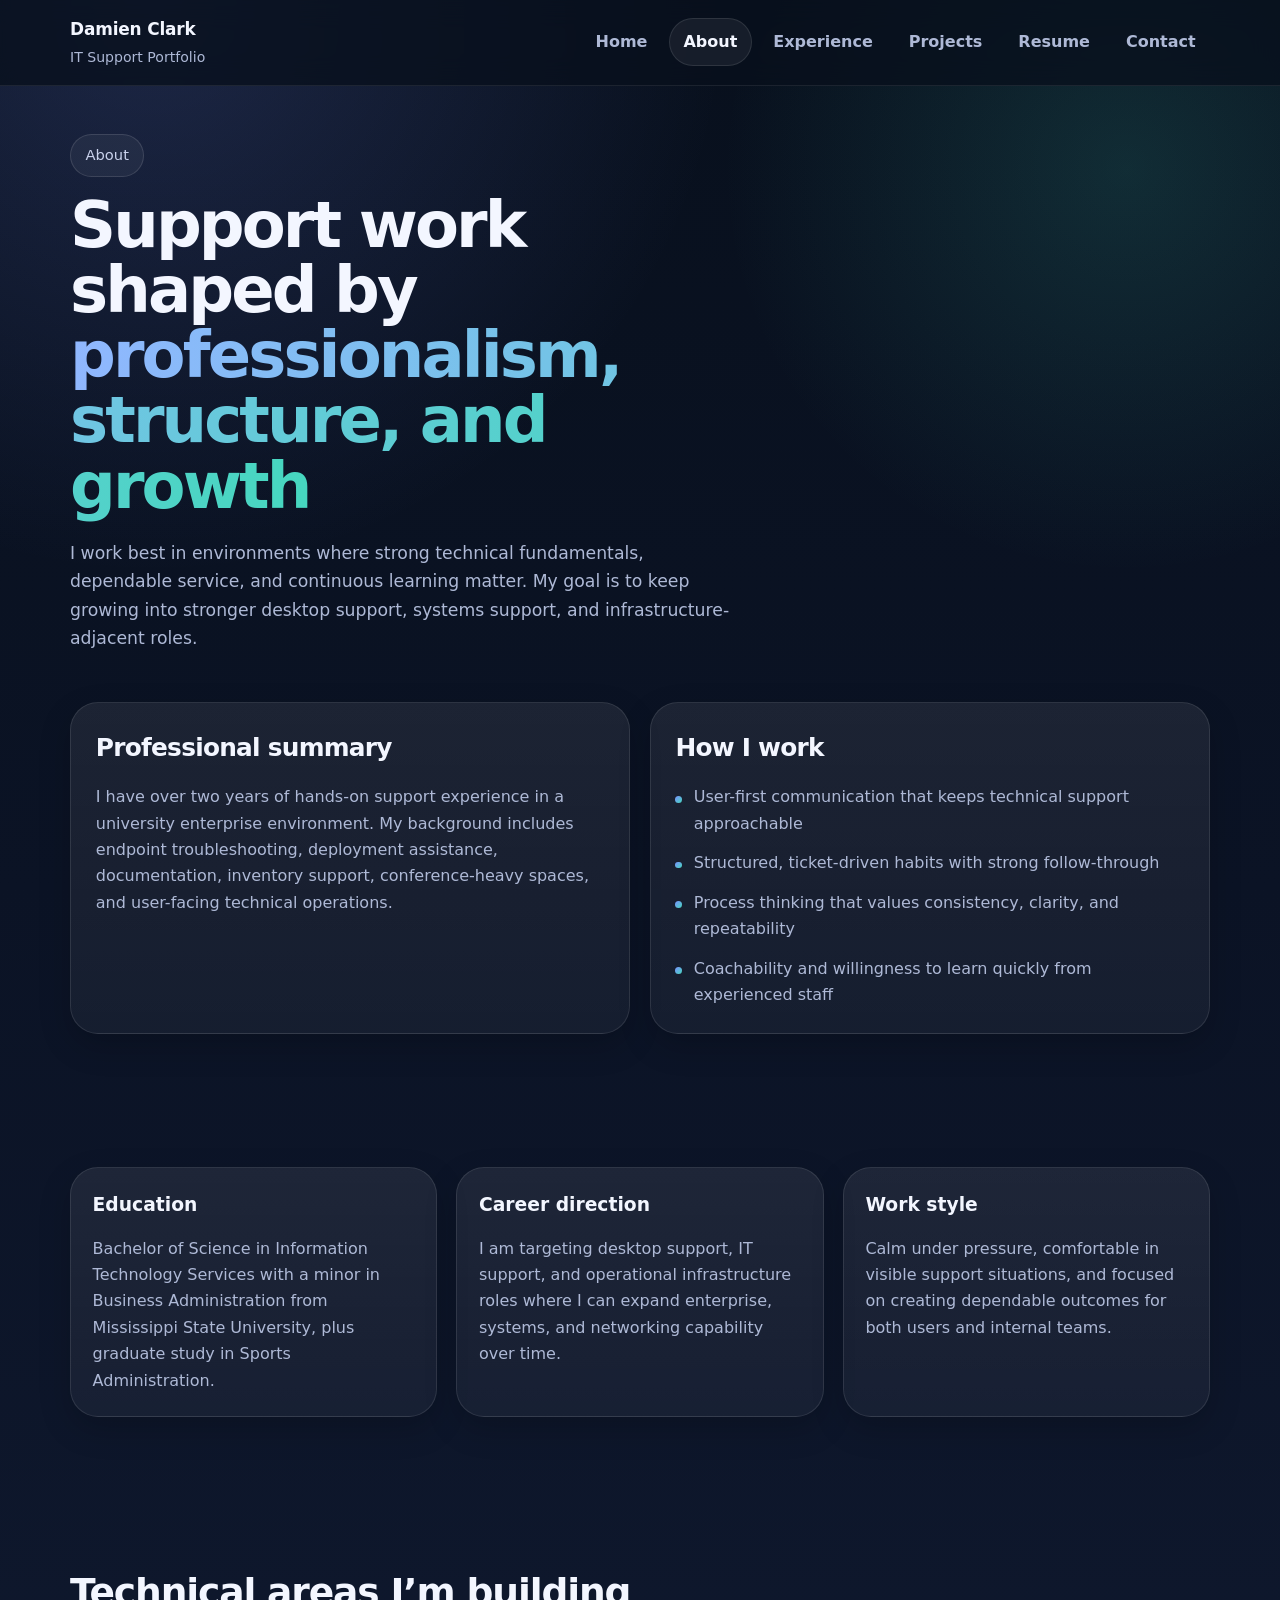
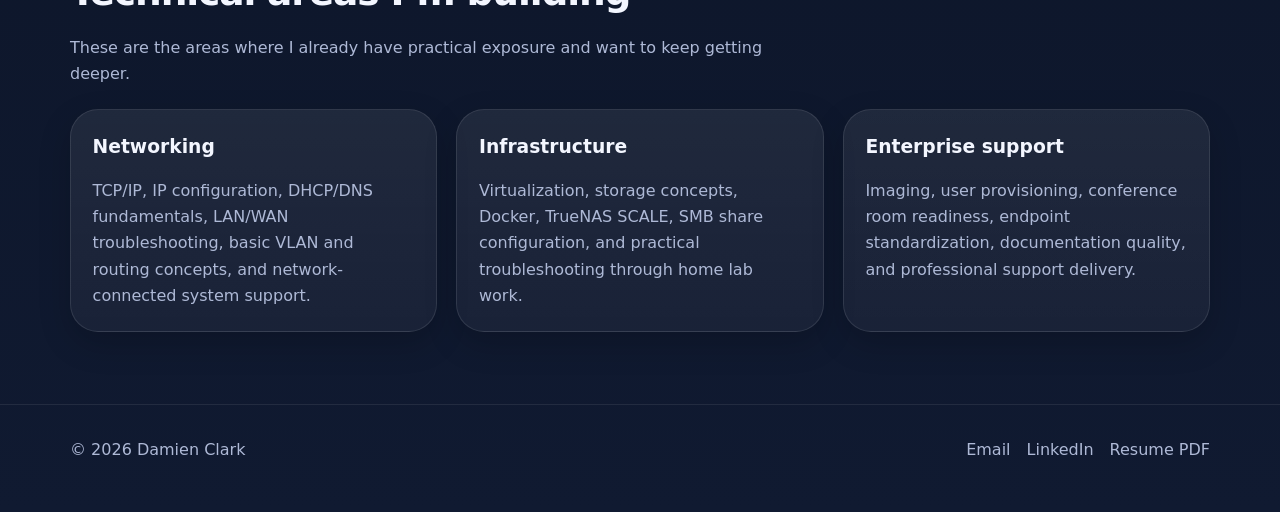
<file: about.html>
<!DOCTYPE html>
<html lang="en">
<head>
  <meta charset="UTF-8" />
  <meta name="viewport" content="width=device-width, initial-scale=1.0" />
  <meta name="description" content="About Damien Clark and his professional direction in IT support and operations." />
  <title>About | Damien Clark</title>
  <link rel="stylesheet" href="styles.css" />
</head>
<body>
<header class="site-header">
  <div class="container nav-wrap">
    <a class="brand" href="index.html"><strong>Damien Clark</strong><span>IT Support Portfolio</span></a>
    <button class="nav-toggle" type="button" aria-label="Open navigation">Menu</button>
    <nav class="nav-links">
      <a href="index.html">Home</a><a href="about.html" class="active">About</a><a href="experience.html">Experience</a><a href="projects.html">Projects</a><a href="resume.html">Resume</a><a href="contact.html">Contact</a>
    </nav>
  </div>
</header>
<main>
<section class="page-hero">
  <div class="container">
    <span class="kicker">About</span>
    <h1>Support work shaped by <span class="gradient">professionalism, structure, and growth</span></h1>
    <p class="lead">I work best in environments where strong technical fundamentals, dependable service, and continuous learning matter. My goal is to keep growing into stronger desktop support, systems support, and infrastructure-adjacent roles.</p>
  </div>
</section>
<section class="section-tight">
  <div class="container grid-2">
    <article class="card"><div class="card-inner"><h2 class="section-title" style="font-size:1.55rem;">Professional summary</h2><p class="muted">I have over two years of hands-on support experience in a university enterprise environment. My background includes endpoint troubleshooting, deployment assistance, documentation, inventory support, conference-heavy spaces, and user-facing technical operations.</p></div></article>
    <article class="card"><div class="card-inner"><h2 class="section-title" style="font-size:1.55rem;">How I work</h2><ul class="list-clean"><li>User-first communication that keeps technical support approachable</li><li>Structured, ticket-driven habits with strong follow-through</li><li>Process thinking that values consistency, clarity, and repeatability</li><li>Coachability and willingness to learn quickly from experienced staff</li></ul></div></article>
  </div>
</section>
<section class="section">
  <div class="container grid-3">
    <article class="card info-card"><h3>Education</h3><p class="muted">Bachelor of Science in Information Technology Services with a minor in Business Administration from Mississippi State University, plus graduate study in Sports Administration.</p></article>
    <article class="card info-card"><h3>Career direction</h3><p class="muted">I am targeting desktop support, IT support, and operational infrastructure roles where I can expand enterprise, systems, and networking capability over time.</p></article>
    <article class="card info-card"><h3>Work style</h3><p class="muted">Calm under pressure, comfortable in visible support situations, and focused on creating dependable outcomes for both users and internal teams.</p></article>
  </div>
</section>
<section class="section">
  <div class="container">
    <div class="section-head"><div><h2 class="section-title">Technical areas I’m building</h2><p class="section-copy">These are the areas where I already have practical exposure and want to keep getting deeper.</p></div></div>
    <div class="grid-3">
      <article class="card skill-card"><h3>Networking</h3><p class="muted">TCP/IP, IP configuration, DHCP/DNS fundamentals, LAN/WAN troubleshooting, basic VLAN and routing concepts, and network-connected system support.</p></article>
      <article class="card skill-card"><h3>Infrastructure</h3><p class="muted">Virtualization, storage concepts, Docker, TrueNAS SCALE, SMB share configuration, and practical troubleshooting through home lab work.</p></article>
      <article class="card skill-card"><h3>Enterprise support</h3><p class="muted">Imaging, user provisioning, conference room readiness, endpoint standardization, documentation quality, and professional support delivery.</p></article>
    </div>
  </div>
</section>
</main>
<footer class="site-footer"><div class="container footer-row"><div>© <span data-year></span> Damien Clark</div><div class="footer-links"><a href="mailto:damienclark22@yahoo.com">Email</a><a href="https://www.linkedin.com/in/damien-clark-613438275/" target="_blank" rel="noreferrer">LinkedIn</a><a href="Damien-Clark-Resume.pdf" download>Resume PDF</a></div></div></footer>
<script src="script.js"></script>
</body>
</html>
</file>
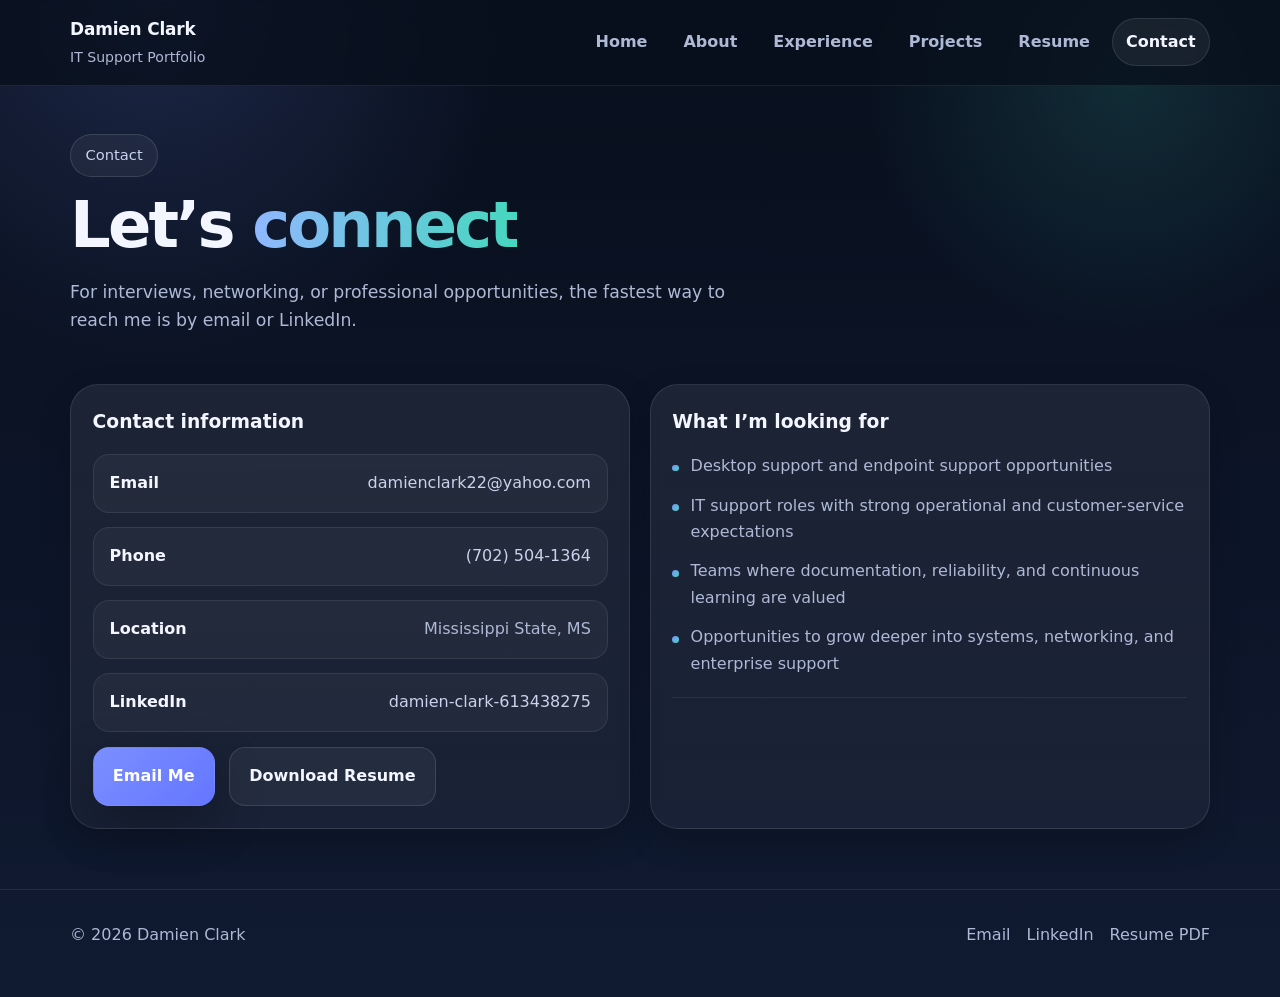
<file: contact.html>
<!DOCTYPE html>
<html lang="en">
<head>
  <meta charset="UTF-8" />
  <meta name="viewport" content="width=device-width, initial-scale=1.0" />
  <meta name="description" content="Contact Damien Clark for interviews, networking, and professional opportunities." />
  <title>Contact | Damien Clark</title>
  <link rel="stylesheet" href="styles.css" />
</head>
<body>
<header class="site-header"><div class="container nav-wrap"><a class="brand" href="index.html"><strong>Damien Clark</strong><span>IT Support Portfolio</span></a><button class="nav-toggle" type="button" aria-label="Open navigation">Menu</button><nav class="nav-links"><a href="index.html">Home</a><a href="about.html">About</a><a href="experience.html">Experience</a><a href="projects.html">Projects</a><a href="resume.html">Resume</a><a href="contact.html" class="active">Contact</a></nav></div></header>
<main>
<section class="page-hero"><div class="container"><span class="kicker">Contact</span><h1>Let’s <span class="gradient">connect</span></h1><p class="lead">For interviews, networking, or professional opportunities, the fastest way to reach me is by email or LinkedIn.</p></div></section>
<section class="section-tight"><div class="container grid-2"><article class="card contact-card"><h3>Contact information</h3><div class="contact-stack" style="margin-top:1rem;"><div class="contact-link"><span><strong>Email</strong></span><span><a href="mailto:damienclark22@yahoo.com">damienclark22@yahoo.com</a></span></div><div class="contact-link"><span><strong>Phone</strong></span><span><a href="tel:+17025041364">(702) 504-1364</a></span></div><div class="contact-link"><span><strong>Location</strong></span><span>Mississippi State, MS</span></div><div class="contact-link"><span><strong>LinkedIn</strong></span><span><a href="https://www.linkedin.com/in/damien-clark-613438275/" target="_blank" rel="noreferrer">damien-clark-613438275</a></span></div></div><div class="btn-row"><a class="btn btn-primary" href="mailto:damienclark22@yahoo.com">Email Me</a><a class="btn btn-secondary" href="Damien-Clark-Resume.pdf" download>Download Resume</a></div></article><article class="card contact-card"><h3>What I’m looking for</h3><ul class="list-clean"><li>Desktop support and endpoint support opportunities</li><li>IT support roles with strong operational and customer-service expectations</li><li>Teams where documentation, reliability, and continuous learning are valued</li><li>Opportunities to grow deeper into systems, networking, and enterprise support</li></ul><hr class="sep" style="margin:1.25rem 0;" /></article></div></section>
</main>
<footer class="site-footer"><div class="container footer-row"><div>© <span data-year></span> Damien Clark</div><div class="footer-links"><a href="mailto:damienclark22@yahoo.com">Email</a><a href="https://www.linkedin.com/in/damien-clark-613438275/" target="_blank" rel="noreferrer">LinkedIn</a><a href="Damien-Clark-Resume.pdf" download>Resume PDF</a></div></div></footer>
<script src="script.js"></script>
</body>
</html>
</file>
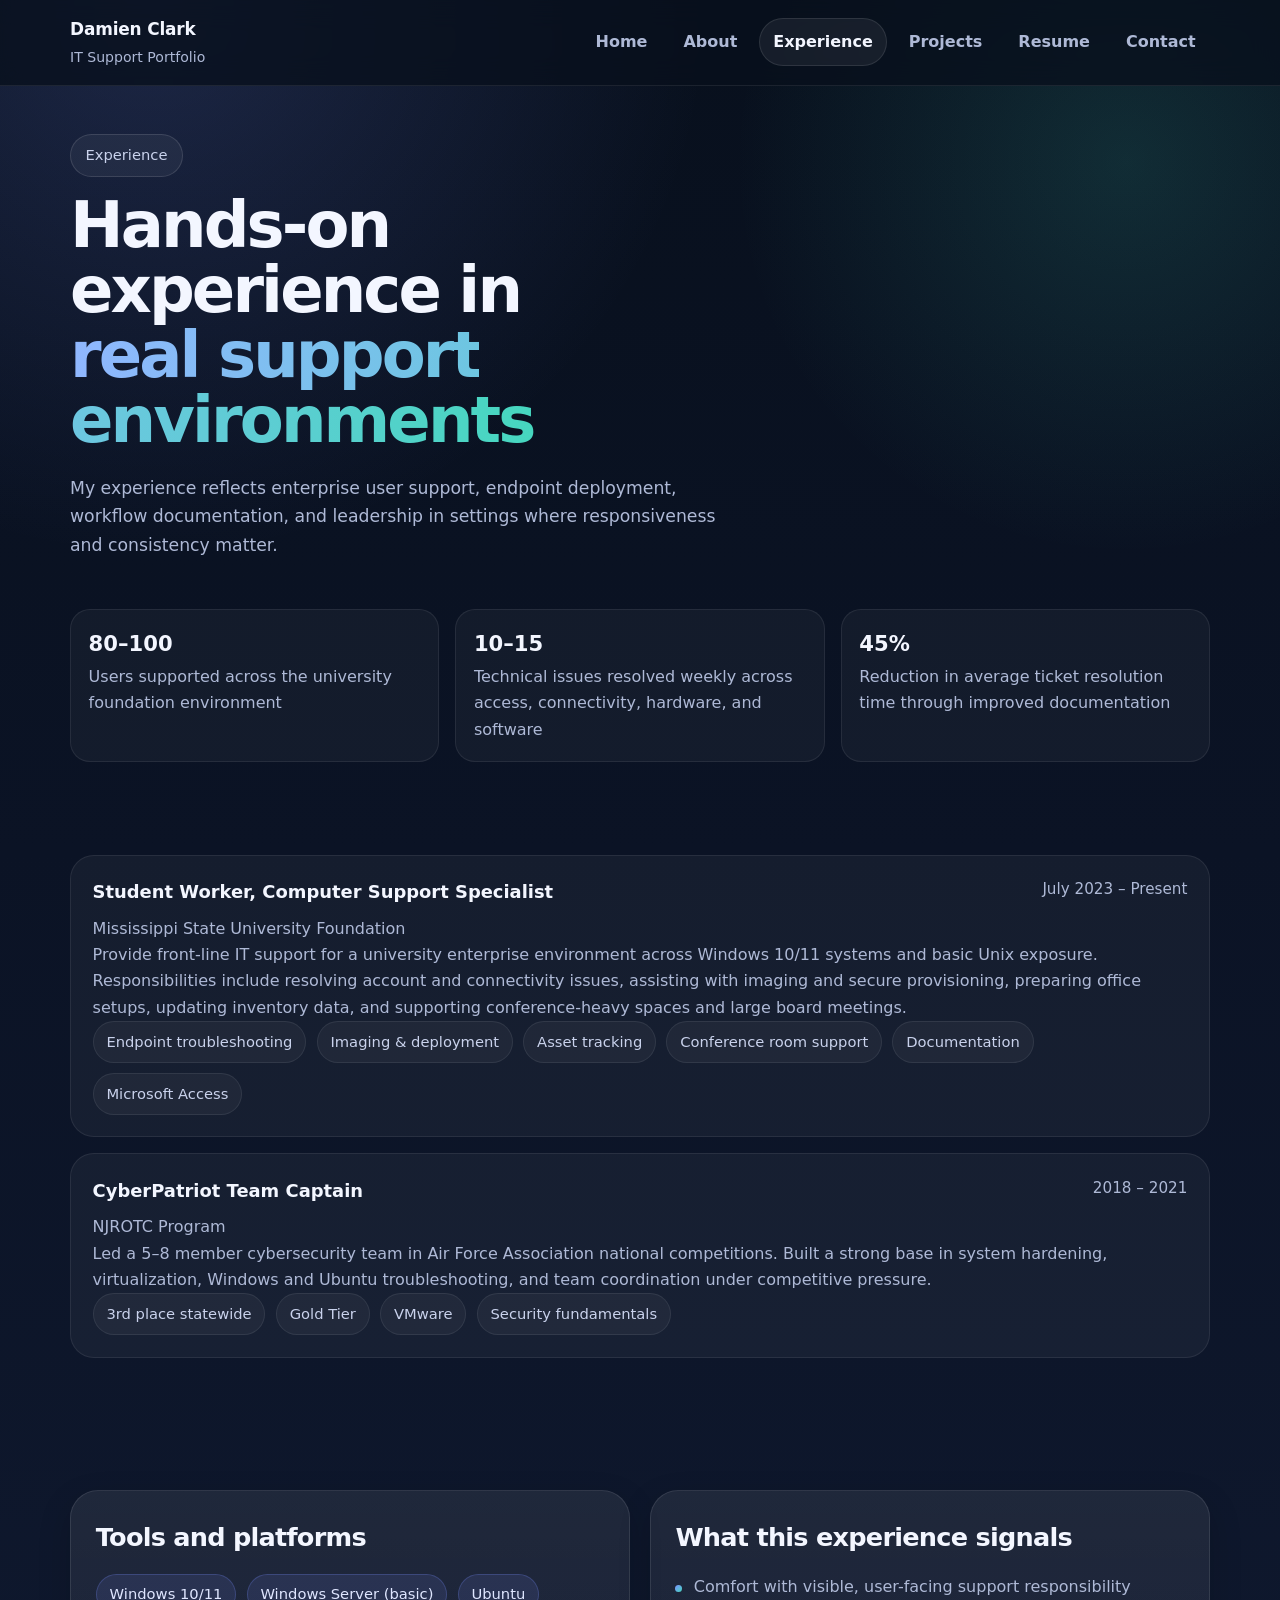
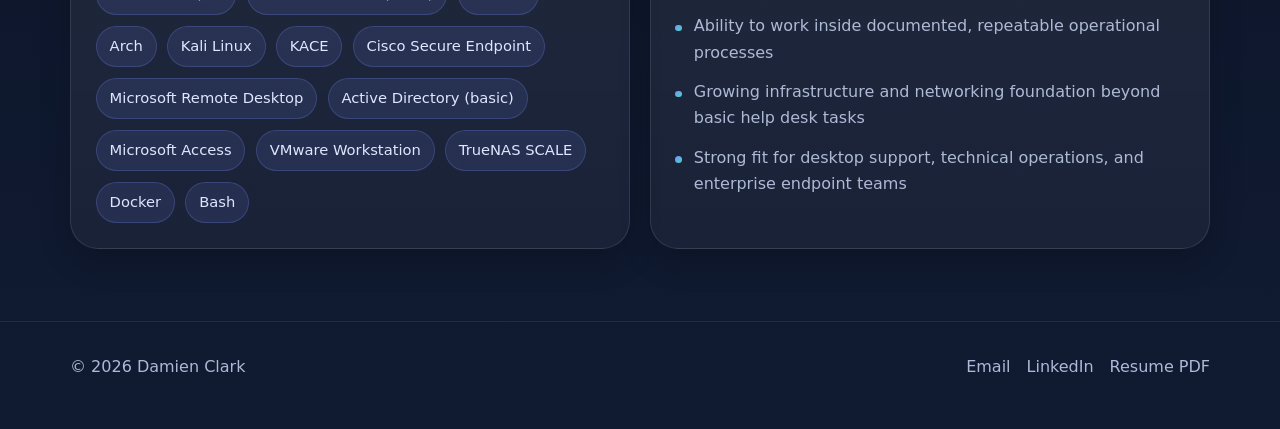
<file: experience.html>
<!DOCTYPE html>
<html lang="en">
<head>
  <meta charset="UTF-8" />
  <meta name="viewport" content="width=device-width, initial-scale=1.0" />
  <meta name="description" content="Damien Clark experience in enterprise IT support, deployment, and technical operations." />
  <title>Experience | Damien Clark</title>
  <link rel="stylesheet" href="styles.css" />
</head>
<body>
<header class="site-header"><div class="container nav-wrap"><a class="brand" href="index.html"><strong>Damien Clark</strong><span>IT Support Portfolio</span></a><button class="nav-toggle" type="button" aria-label="Open navigation">Menu</button><nav class="nav-links"><a href="index.html">Home</a><a href="about.html">About</a><a href="experience.html" class="active">Experience</a><a href="projects.html">Projects</a><a href="resume.html">Resume</a><a href="contact.html">Contact</a></nav></div></header>
<main>
<section class="page-hero"><div class="container"><span class="kicker">Experience</span><h1>Hands-on experience in <span class="gradient">real support environments</span></h1><p class="lead">My experience reflects enterprise user support, endpoint deployment, workflow documentation, and leadership in settings where responsiveness and consistency matter.</p></div></section>
<section class="section-tight"><div class="container metric-strip"><div class="metric"><strong>80–100</strong><span class="muted">Users supported across the university foundation environment</span></div><div class="metric"><strong>10–15</strong><span class="muted">Technical issues resolved weekly across access, connectivity, hardware, and software</span></div><div class="metric"><strong>45%</strong><span class="muted">Reduction in average ticket resolution time through improved documentation</span></div></div></section>
<section class="section-tight"><div class="container timeline"><article class="timeline-item"><div class="timeline-top"><div><h3>Student Worker, Computer Support Specialist</h3><div class="muted">Mississippi State University Foundation</div></div><div class="when">July 2023 – Present</div></div><p class="muted">Provide front-line IT support for a university enterprise environment across Windows 10/11 systems and basic Unix exposure. Responsibilities include resolving account and connectivity issues, assisting with imaging and secure provisioning, preparing office setups, updating inventory data, and supporting conference-heavy spaces and large board meetings.</p><div class="tags"><span class="tag">Endpoint troubleshooting</span><span class="tag">Imaging & deployment</span><span class="tag">Asset tracking</span><span class="tag">Conference room support</span><span class="tag">Documentation</span><span class="tag">Microsoft Access</span></div></article><article class="timeline-item"><div class="timeline-top"><div><h3>CyberPatriot Team Captain</h3><div class="muted">NJROTC Program</div></div><div class="when">2018 – 2021</div></div><p class="muted">Led a 5–8 member cybersecurity team in Air Force Association national competitions. Built a strong base in system hardening, virtualization, Windows and Ubuntu troubleshooting, and team coordination under competitive pressure.</p><div class="tags"><span class="tag">3rd place statewide</span><span class="tag">Gold Tier</span><span class="tag">VMware</span><span class="tag">Security fundamentals</span></div></article></div></section>
<section class="section"><div class="container grid-2"><article class="card"><div class="card-inner"><h2 class="section-title" style="font-size:1.6rem;">Tools and platforms</h2><div class="badges"><span class="badge">Windows 10/11</span><span class="badge">Windows Server (basic)</span><span class="badge">Ubuntu</span><span class="badge">Arch</span><span class="badge">Kali Linux</span><span class="badge">KACE</span><span class="badge">Cisco Secure Endpoint</span><span class="badge">Microsoft Remote Desktop</span><span class="badge">Active Directory (basic)</span><span class="badge">Microsoft Access</span><span class="badge">VMware Workstation</span><span class="badge">TrueNAS SCALE</span><span class="badge">Docker</span><span class="badge">Bash</span></div></div></article><article class="card"><div class="card-inner"><h2 class="section-title" style="font-size:1.6rem;">What this experience signals</h2><ul class="list-clean"><li>Comfort with visible, user-facing support responsibility</li><li>Ability to work inside documented, repeatable operational processes</li><li>Growing infrastructure and networking foundation beyond basic help desk tasks</li><li>Strong fit for desktop support, technical operations, and enterprise endpoint teams</li></ul></div></article></div></section>
</main>
<footer class="site-footer"><div class="container footer-row"><div>© <span data-year></span> Damien Clark</div><div class="footer-links"><a href="mailto:damienclark22@yahoo.com">Email</a><a href="https://www.linkedin.com/in/damien-clark-613438275/" target="_blank" rel="noreferrer">LinkedIn</a><a href="Damien-Clark-Resume.pdf" download>Resume PDF</a></div></div></footer>
<script src="script.js"></script>
</body>
</html>
</file>
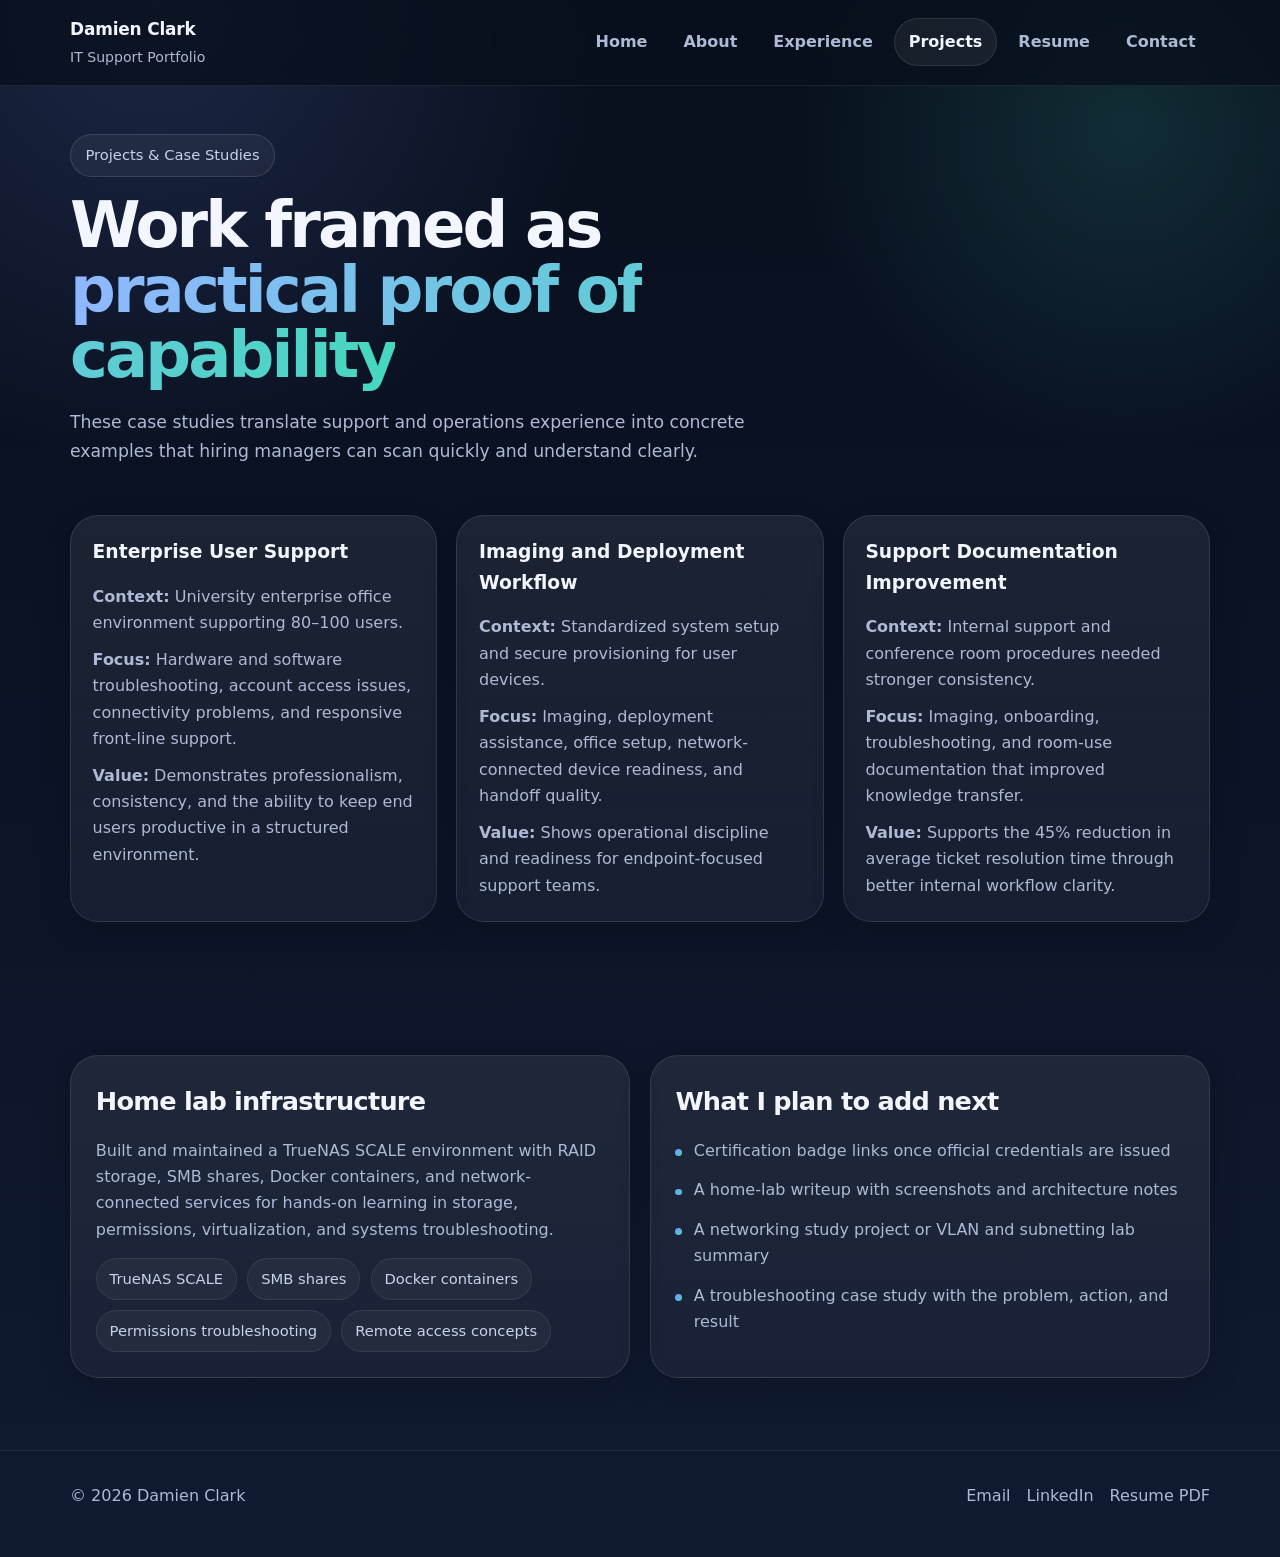
<file: projects.html>
<!DOCTYPE html>
<html lang="en">
<head>
  <meta charset="UTF-8" />
  <meta name="viewport" content="width=device-width, initial-scale=1.0" />
  <meta name="description" content="Representative project case studies from Damien Clark's IT support and home lab experience." />
  <title>Projects | Damien Clark</title>
  <link rel="stylesheet" href="styles.css" />
</head>
<body>
<header class="site-header"><div class="container nav-wrap"><a class="brand" href="index.html"><strong>Damien Clark</strong><span>IT Support Portfolio</span></a><button class="nav-toggle" type="button" aria-label="Open navigation">Menu</button><nav class="nav-links"><a href="index.html">Home</a><a href="about.html">About</a><a href="experience.html">Experience</a><a href="projects.html" class="active">Projects</a><a href="resume.html">Resume</a><a href="contact.html">Contact</a></nav></div></header>
<main>
<section class="page-hero"><div class="container"><span class="kicker">Projects & Case Studies</span><h1>Work framed as <span class="gradient">practical proof of capability</span></h1><p class="lead">These case studies translate support and operations experience into concrete examples that hiring managers can scan quickly and understand clearly.</p></div></section>
<section class="section-tight"><div class="container grid-3"><article class="card project-card"><h3>Enterprise User Support</h3><p class="muted"><strong>Context:</strong> University enterprise office environment supporting 80–100 users.</p><p class="muted"><strong>Focus:</strong> Hardware and software troubleshooting, account access issues, connectivity problems, and responsive front-line support.</p><p class="muted"><strong>Value:</strong> Demonstrates professionalism, consistency, and the ability to keep end users productive in a structured environment.</p></article><article class="card project-card"><h3>Imaging and Deployment Workflow</h3><p class="muted"><strong>Context:</strong> Standardized system setup and secure provisioning for user devices.</p><p class="muted"><strong>Focus:</strong> Imaging, deployment assistance, office setup, network-connected device readiness, and handoff quality.</p><p class="muted"><strong>Value:</strong> Shows operational discipline and readiness for endpoint-focused support teams.</p></article><article class="card project-card"><h3>Support Documentation Improvement</h3><p class="muted"><strong>Context:</strong> Internal support and conference room procedures needed stronger consistency.</p><p class="muted"><strong>Focus:</strong> Imaging, onboarding, troubleshooting, and room-use documentation that improved knowledge transfer.</p><p class="muted"><strong>Value:</strong> Supports the 45% reduction in average ticket resolution time through better internal workflow clarity.</p></article></div></section>
<section class="section"><div class="container grid-2"><article class="card"><div class="card-inner"><h2 class="section-title" style="font-size:1.6rem;">Home lab infrastructure</h2><p class="muted">Built and maintained a TrueNAS SCALE environment with RAID storage, SMB shares, Docker containers, and network-connected services for hands-on learning in storage, permissions, virtualization, and systems troubleshooting.</p><div class="tags"><span class="tag">TrueNAS SCALE</span><span class="tag">SMB shares</span><span class="tag">Docker containers</span><span class="tag">Permissions troubleshooting</span><span class="tag">Remote access concepts</span></div></div></article><article class="card"><div class="card-inner"><h2 class="section-title" style="font-size:1.6rem;">What I plan to add next</h2><ul class="list-clean"><li>Certification badge links once official credentials are issued</li><li>A home-lab writeup with screenshots and architecture notes</li><li>A networking study project or VLAN and subnetting lab summary</li><li>A troubleshooting case study with the problem, action, and result</li></ul></div></article></div></section>
</main>
<footer class="site-footer"><div class="container footer-row"><div>© <span data-year></span> Damien Clark</div><div class="footer-links"><a href="mailto:damienclark22@yahoo.com">Email</a><a href="https://www.linkedin.com/in/damien-clark-613438275/" target="_blank" rel="noreferrer">LinkedIn</a><a href="Damien-Clark-Resume.pdf" download>Resume PDF</a></div></div></footer>
<script src="script.js"></script>
</body>
</html>
</file>
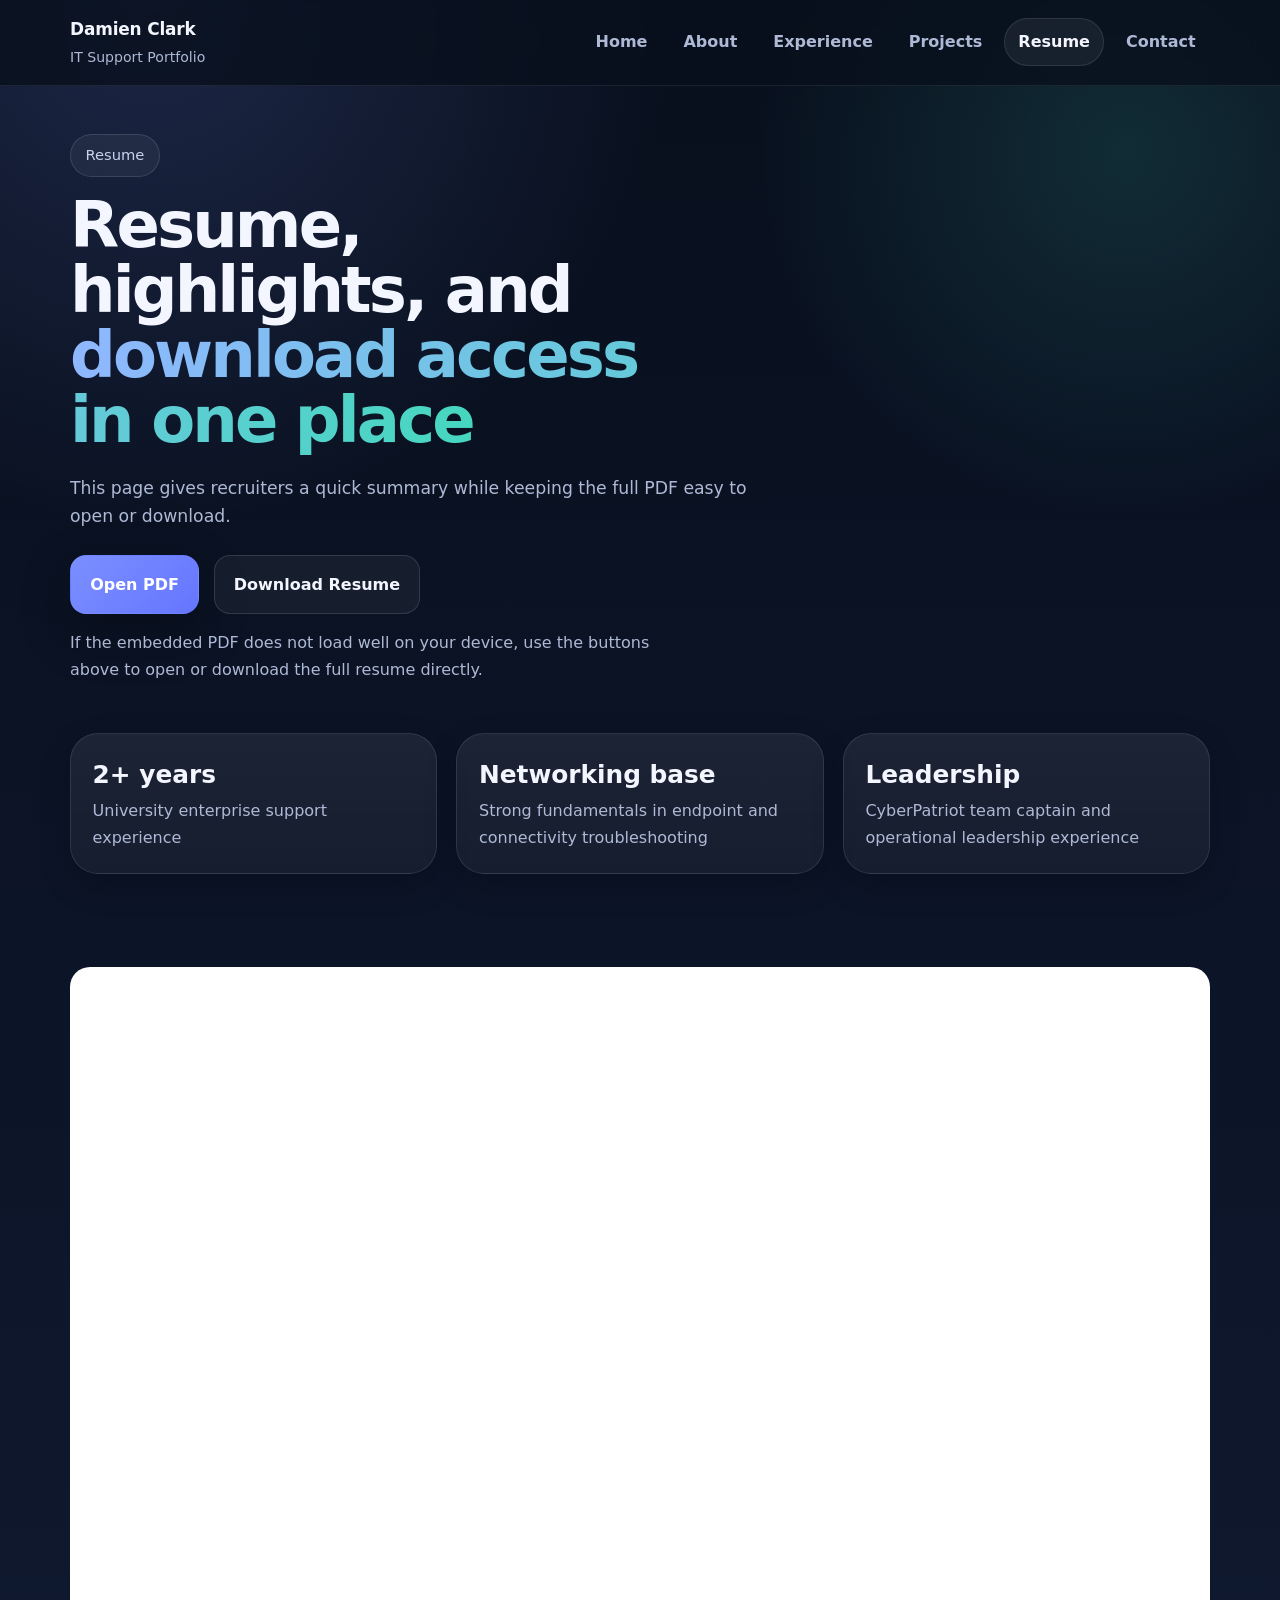
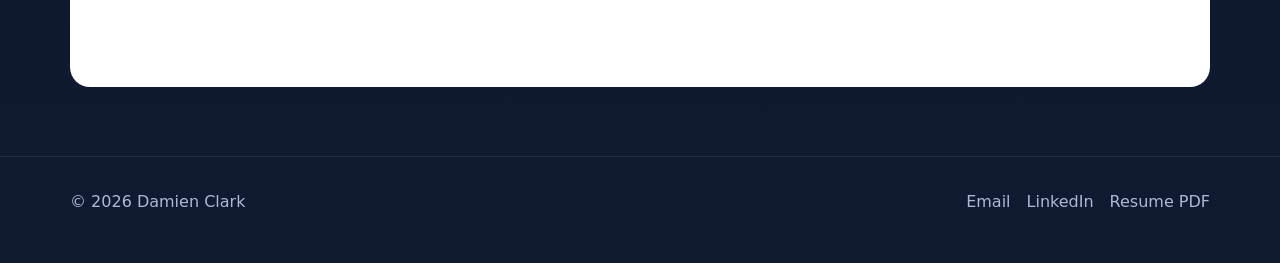
<file: resume.html>
<!DOCTYPE html>
<html lang="en">
<head>
  <meta charset="UTF-8" />
  <meta name="viewport" content="width=device-width, initial-scale=1.0" />
  <meta name="description" content="Resume page for Damien Clark with PDF download and professional highlights." />
  <title>Resume | Damien Clark</title>
  <link rel="stylesheet" href="styles.css" />
</head>
<body>
<header class="site-header"><div class="container nav-wrap"><a class="brand" href="index.html"><strong>Damien Clark</strong><span>IT Support Portfolio</span></a><button class="nav-toggle" type="button" aria-label="Open navigation">Menu</button><nav class="nav-links"><a href="index.html">Home</a><a href="about.html">About</a><a href="experience.html">Experience</a><a href="projects.html">Projects</a><a href="resume.html" class="active">Resume</a><a href="contact.html">Contact</a></nav></div></header>
<main>
<section class="page-hero"><div class="container"><span class="kicker">Resume</span><h1>Resume, highlights, and <span class="gradient">download access in one place</span></h1><p class="lead">This page gives recruiters a quick summary while keeping the full PDF easy to open or download.</p><div class="btn-row"><a class="btn btn-primary" href="Damien-Clark-Resume.pdf" target="_blank" rel="noreferrer">Open PDF</a><a class="btn btn-secondary" href="Damien-Clark-Resume.pdf" download>Download Resume</a></div><p class="resume-note">If the embedded PDF does not load well on your device, use the buttons above to open or download the full resume directly.</p></div></section>
<section class="section-tight"><div class="container grid-3"><article class="card stat-card"><strong>2+ years</strong><span class="muted">University enterprise support experience</span></article><article class="card stat-card"><strong>Networking base</strong><span class="muted">Strong fundamentals in endpoint and connectivity troubleshooting</span></article><article class="card stat-card"><strong>Leadership</strong><span class="muted">CyberPatriot team captain and operational leadership experience</span></article></div></section>
<section class="section-tight"><div class="container"><iframe class="resume-frame" src="Damien-Clark-Resume.pdf" title="Damien Clark Resume"></iframe></div></section>
</main>
<footer class="site-footer"><div class="container footer-row"><div>© <span data-year></span> Damien Clark</div><div class="footer-links"><a href="mailto:damienclark22@yahoo.com">Email</a><a href="https://www.linkedin.com/in/damien-clark-613438275/" target="_blank" rel="noreferrer">LinkedIn</a><a href="Damien-Clark-Resume.pdf" download>Resume PDF</a></div></div></footer>
<script src="script.js"></script>
</body>
</html>
</file>
<file: styles.css>
:root {
  --bg: #09101f;
  --bg-soft: #101a32;
  --bg-soft-2: #0d1529;
  --surface: rgba(255,255,255,0.06);
  --surface-2: rgba(255,255,255,0.08);
  --border: rgba(255,255,255,0.10);
  --text: #f3f6ff;
  --muted: #aeb9d6;
  --muted-2: #c9d2ec;
  --accent: #7b8fff;
  --accent-2: #46d7bf;
  --accent-3: #90b7ff;
  --shadow: 0 18px 50px rgba(0,0,0,.28);
  --shadow-soft: 0 12px 32px rgba(0,0,0,.18);
  --radius-xl: 28px;
  --radius-lg: 22px;
  --radius-md: 16px;
  --radius-sm: 12px;
  --max: 1140px;
}

* { box-sizing: border-box; }
html { scroll-behavior: smooth; }
body {
  margin: 0;
  font-family: Inter, system-ui, -apple-system, BlinkMacSystemFont, "Segoe UI", sans-serif;
  color: var(--text);
  background:
    radial-gradient(circle at 12% 0%, rgba(123,143,255,.18), transparent 24%),
    radial-gradient(circle at 88% 8%, rgba(70,215,191,.14), transparent 18%),
    linear-gradient(180deg, #08101d 0%, #0b1325 42%, #101a31 100%);
  line-height: 1.65;
  -webkit-font-smoothing: antialiased;
  text-rendering: optimizeLegibility;
}
a { color: inherit; text-decoration: none; }
a:hover { text-decoration: none; }
img { max-width: 100%; display: block; }
p { margin: 0; }
.container { width: min(calc(100% - 2rem), var(--max)); margin: 0 auto; }
main { overflow: hidden; }

.site-header {
  position: sticky;
  top: 0;
  z-index: 100;
  background: rgba(8,16,29,.78);
  backdrop-filter: blur(14px);
  border-bottom: 1px solid rgba(255,255,255,.08);
}
.nav-wrap {
  display: flex;
  align-items: center;
  justify-content: space-between;
  gap: 1rem;
  padding: 1rem 0;
}
.brand {
  display: flex;
  flex-direction: column;
  gap: .1rem;
  min-width: 0;
}
.brand strong {
  font-size: 1.06rem;
  letter-spacing: -.01em;
}
.brand span {
  color: var(--muted);
  font-size: .88rem;
}
.nav-toggle {
  display: none;
  border: 1px solid var(--border);
  background: rgba(255,255,255,.04);
  color: var(--text);
  border-radius: 14px;
  padding: .6rem .8rem;
  font: inherit;
}
.nav-links {
  display: flex;
  align-items: center;
  gap: .45rem;
  flex-wrap: wrap;
}
.nav-links a {
  color: var(--muted);
  font-weight: 600;
  padding: .68rem .9rem;
  border-radius: 999px;
  transition: .18s ease;
}
.nav-links a:hover,
.nav-links a.active {
  color: var(--text);
  background: rgba(255,255,255,.06);
}
.nav-links a.active {
  box-shadow: inset 0 0 0 1px rgba(255,255,255,.10);
}

.hero {
  padding: 5rem 0 3rem;
}
.hero-grid {
  display: grid;
  grid-template-columns: 1.14fr .86fr;
  gap: 1.5rem;
  align-items: center;
}
.eyebrow,
.kicker {
  display: inline-flex;
  align-items: center;
  gap: .55rem;
  padding: .54rem .9rem;
  border: 1px solid rgba(255,255,255,.12);
  border-radius: 999px;
  background: rgba(255,255,255,.05);
  color: var(--muted-2);
  font-size: .92rem;
}
h1 {
  margin: 1rem 0 0;
  font-size: clamp(2.7rem, 5vw, 5rem);
  line-height: 1.02;
  letter-spacing: -.045em;
  max-width: 12ch;
}
.gradient {
  color: transparent;
  background: linear-gradient(90deg, var(--accent-3), var(--accent-2));
  -webkit-background-clip: text;
  background-clip: text;
}
.lead {
  max-width: 64ch;
  font-size: 1.08rem;
  color: var(--muted);
  margin: 1.25rem 0 0;
}
.btn-row {
  display: flex;
  flex-wrap: wrap;
  gap: .9rem;
  margin-top: 1.55rem;
}
.btn {
  display: inline-flex;
  align-items: center;
  justify-content: center;
  gap: .55rem;
  border-radius: 16px;
  padding: .95rem 1.2rem;
  font-weight: 700;
  border: 1px solid transparent;
  transition: transform .18s ease, background .18s ease, border-color .18s ease;
}
.btn:hover { transform: translateY(-1px); }
.btn-primary {
  background: linear-gradient(135deg, var(--accent), #6576ff);
  color: white;
  box-shadow: var(--shadow);
}
.btn-secondary {
  background: rgba(255,255,255,.05);
  color: var(--text);
  border-color: rgba(255,255,255,.12);
}
.inline-links {
  display: flex;
  flex-wrap: wrap;
  gap: .95rem 1.2rem;
  margin-top: 1rem;
  color: var(--muted);
  font-weight: 500;
}
.inline-links a:hover { color: var(--text); }

.card {
  background: linear-gradient(180deg, rgba(255,255,255,.075), rgba(255,255,255,.045));
  border: 1px solid var(--border);
  border-radius: var(--radius-xl);
  box-shadow: var(--shadow-soft);
  transition: transform .18s ease, border-color .18s ease, background .18s ease, box-shadow .18s ease;
}
.card:hover {
  transform: translateY(-2px);
  border-color: rgba(255,255,255,.16);
  box-shadow: var(--shadow);
}
.card-inner { padding: 1.55rem; }

.hero-panel {
  overflow: hidden;
}
.hero-panel img {
  aspect-ratio: 4 / 5;
  width: 100%;
  object-fit: cover;
  object-position: center top;
}
.hero-panel .meta {
  padding: 1.25rem 1.35rem 1.45rem;
}
.hero-panel .meta h2 {
  margin: 0;
  font-size: 1.5rem;
}
.hero-panel .meta p {
  margin: .35rem 0 0;
  color: var(--muted);
}
.quick-facts {
  display: grid;
  grid-template-columns: repeat(3, minmax(0, 1fr));
  gap: 1rem;
  margin-top: 1.2rem;
}
.fact {
  padding: 1.05rem;
  border-radius: 20px;
  background: rgba(255,255,255,.04);
  border: 1px solid rgba(255,255,255,.08);
}
.fact strong {
  display: block;
  font-size: 1.26rem;
  margin-bottom: .18rem;
}

.section { padding: 4.5rem 0; }
.section-tight { padding: 2rem 0 3.8rem; }
.page-hero { padding: 3rem 0 1.1rem; }
.page-hero h1 { max-width: 13ch; margin-top: .95rem; }
.page-hero .lead { max-width: 62ch; }
.section-head {
  display: flex;
  justify-content: space-between;
  gap: 1rem;
  align-items: end;
  margin-bottom: 1.35rem;
}
.section-title {
  margin: 0;
  font-size: clamp(1.75rem, 3vw, 2.35rem);
  letter-spacing: -.03em;
}
.section-copy {
  margin: .75rem 0 0;
  max-width: 70ch;
  color: var(--muted);
}
.grid-2,
.grid-3 {
  display: grid;
  gap: 1.2rem;
  align-items: stretch;
}
.grid-2 > *,
.grid-3 > *,
.metric-strip > *,
.quick-facts > *,
.timeline > * {
  height: 100%;
}
.grid-2 { grid-template-columns: repeat(2, minmax(0, 1fr)); }
.grid-3 { grid-template-columns: repeat(3, minmax(0, 1fr)); }

.stat-card,
.info-card,
.contact-card,
.project-card,
.skill-card {
  padding: 1.35rem;
}
.stat-card strong {
  display: block;
  font-size: 1.55rem;
  margin-bottom: .15rem;
}
.muted { color: var(--muted); }

.badges,
.tags,
.contact-stack {
  display: flex;
  flex-wrap: wrap;
  gap: .65rem;
}
.badge,
.tag {
  display: inline-flex;
  align-items: center;
  padding: .48rem .8rem;
  border-radius: 999px;
  font-size: .92rem;
}
.badge {
  color: #dfe6ff;
  background: rgba(123,143,255,.12);
  border: 1px solid rgba(123,143,255,.24);
}
.tag {
  color: var(--muted-2);
  background: rgba(255,255,255,.045);
  border: 1px solid rgba(255,255,255,.08);
}
.list-clean {
  list-style: none;
  margin: 0;
  padding: 0;
  display: grid;
  gap: .82rem;
}
.list-clean li {
  position: relative;
  padding-left: 1.15rem;
  color: var(--muted);
}
.list-clean li::before {
  content: "";
  position: absolute;
  left: 0;
  top: .72rem;
  width: .42rem;
  height: .42rem;
  border-radius: 999px;
  background: linear-gradient(135deg, var(--accent), var(--accent-2));
}
.timeline {
  display: grid;
  gap: 1rem;
}
.timeline-item {
  padding: 1.35rem;
  border-radius: 24px;
  background: rgba(255,255,255,.045);
  border: 1px solid rgba(255,255,255,.08);
}
.timeline-top {
  display: flex;
  justify-content: space-between;
  gap: 1rem;
  align-items: flex-start;
  flex-wrap: wrap;
}
.timeline-top h3 {
  margin: 0;
  font-size: 1.12rem;
}
.timeline-top .when {
  color: var(--muted);
  font-size: .95rem;
  white-space: nowrap;
}
.metric-strip {
  display: grid;
  grid-template-columns: repeat(3, minmax(0,1fr));
  gap: 1rem;
}
.metric {
  padding: 1.1rem;
  border-radius: 20px;
  background: rgba(255,255,255,.04);
  border: 1px solid rgba(255,255,255,.08);
}
.metric strong {
  display: block;
  font-size: 1.32rem;
  margin-bottom: .12rem;
}
.resume-frame {
  width: 100%;
  min-height: 80vh;
  border: 1px solid rgba(255,255,255,.1);
  border-radius: 20px;
  background: white;
}
.split-highlight {
  display: grid;
  grid-template-columns: 1.1fr .9fr;
  gap: 1.2rem;
}
.callout {
  padding: 1.2rem 1.3rem;
  border-radius: 20px;
  background: rgba(70,215,191,.08);
  border: 1px solid rgba(70,215,191,.18);
  color: var(--muted-2);
}
.contact-link {
  display: flex;
  align-items: center;
  justify-content: space-between;
  gap: .8rem;
  padding: .95rem 1rem;
  border-radius: 16px;
  background: rgba(255,255,255,.04);
  border: 1px solid rgba(255,255,255,.08);
}
.contact-link span:last-child {
  color: var(--muted);
  text-align: right;
}
.cta-banner {
  padding: 1.5rem;
  border-radius: 24px;
  background:
    radial-gradient(circle at left top, rgba(123,143,255,.18), transparent 28%),
    linear-gradient(180deg, rgba(255,255,255,.07), rgba(255,255,255,.04));
  border: 1px solid rgba(255,255,255,.1);
}
.cta-banner h2 { margin: 0 0 .5rem; font-size: 1.65rem; }
footer.site-footer {
  padding: 2rem 0 3rem;
  border-top: 1px solid rgba(255,255,255,.08);
  color: var(--muted);
}
.footer-row {
  display: flex;
  flex-wrap: wrap;
  justify-content: space-between;
  gap: 1rem;
}
.footer-links {
  display: flex;
  flex-wrap: wrap;
  gap: 1rem;
}
.subtle {
  color: var(--muted);
  font-size: .95rem;
}
hr.sep {
  border: 0;
  border-top: 1px solid rgba(255,255,255,.08);
  margin: 0;
}

@media (max-width: 980px) {
  .hero-grid,
  .grid-2,
  .grid-3,
  .split-highlight,
  .metric-strip,
  .quick-facts { grid-template-columns: 1fr; }
  h1, .page-hero h1 { max-width: none; }
}
@media (max-width: 760px) {
  .nav-toggle { display: inline-flex; }
  .nav-links {
    display: none;
    position: absolute;
    top: calc(100% + .5rem);
    right: 1rem;
    width: min(260px, calc(100% - 2rem));
    padding: .8rem;
    flex-direction: column;
    align-items: stretch;
    border-radius: 18px;
    background: rgba(8,16,29,.96);
    border: 1px solid rgba(255,255,255,.1);
    box-shadow: var(--shadow);
  }
  .nav-links.open { display: flex; }
  .hero { padding-top: 3.6rem; }
  h1, .page-hero h1 { font-size: clamp(2.25rem, 11vw, 3.4rem); }
  .contact-link { flex-direction: column; align-items: flex-start; }
  .contact-link span:last-child { text-align: left; }
}

.info-card h3, .skill-card h3, .project-card h3, .contact-card h3, .timeline-item h3 { margin: 0 0 .55rem; }
.project-card p + p, .contact-card p + p, .timeline-item p + p { margin-top: .65rem; }
.card-inner > * + *, .contact-card > * + *, .info-card > * + *, .skill-card > * + *, .project-card > * + * { margin-top: .95rem; }
.metric, .fact, .timeline-item, .contact-link, .cta-banner { transition: transform .18s ease, border-color .18s ease, background .18s ease; }
.metric:hover, .fact:hover, .timeline-item:hover, .contact-link:hover, .cta-banner:hover { transform: translateY(-2px); border-color: rgba(255,255,255,.14); }
.contact-stack { display: grid !important; gap: .9rem; }
.contact-link a { color: var(--muted-2); }
.contact-link a:hover { color: var(--text); }
.resume-note { margin-top: 1rem; color: var(--muted); max-width: 60ch; }
code { font-family: ui-monospace, SFMono-Regular, Menlo, Consolas, monospace; background: rgba(255,255,255,.06); padding: .14rem .4rem; border-radius: 8px; border: 1px solid rgba(255,255,255,.08); }
.footer-links a:hover, .inline-links a:hover { color: var(--text); }
@media (max-width: 980px) { .hero-panel { order: -1; max-width: 520px; } }
@media (max-width: 760px) { .container { width: min(calc(100% - 1.25rem), var(--max)); } .hero { padding-top: 3.4rem; } .btn { width: 100%; } .inline-links { gap: .65rem 1rem; } }
</file>
